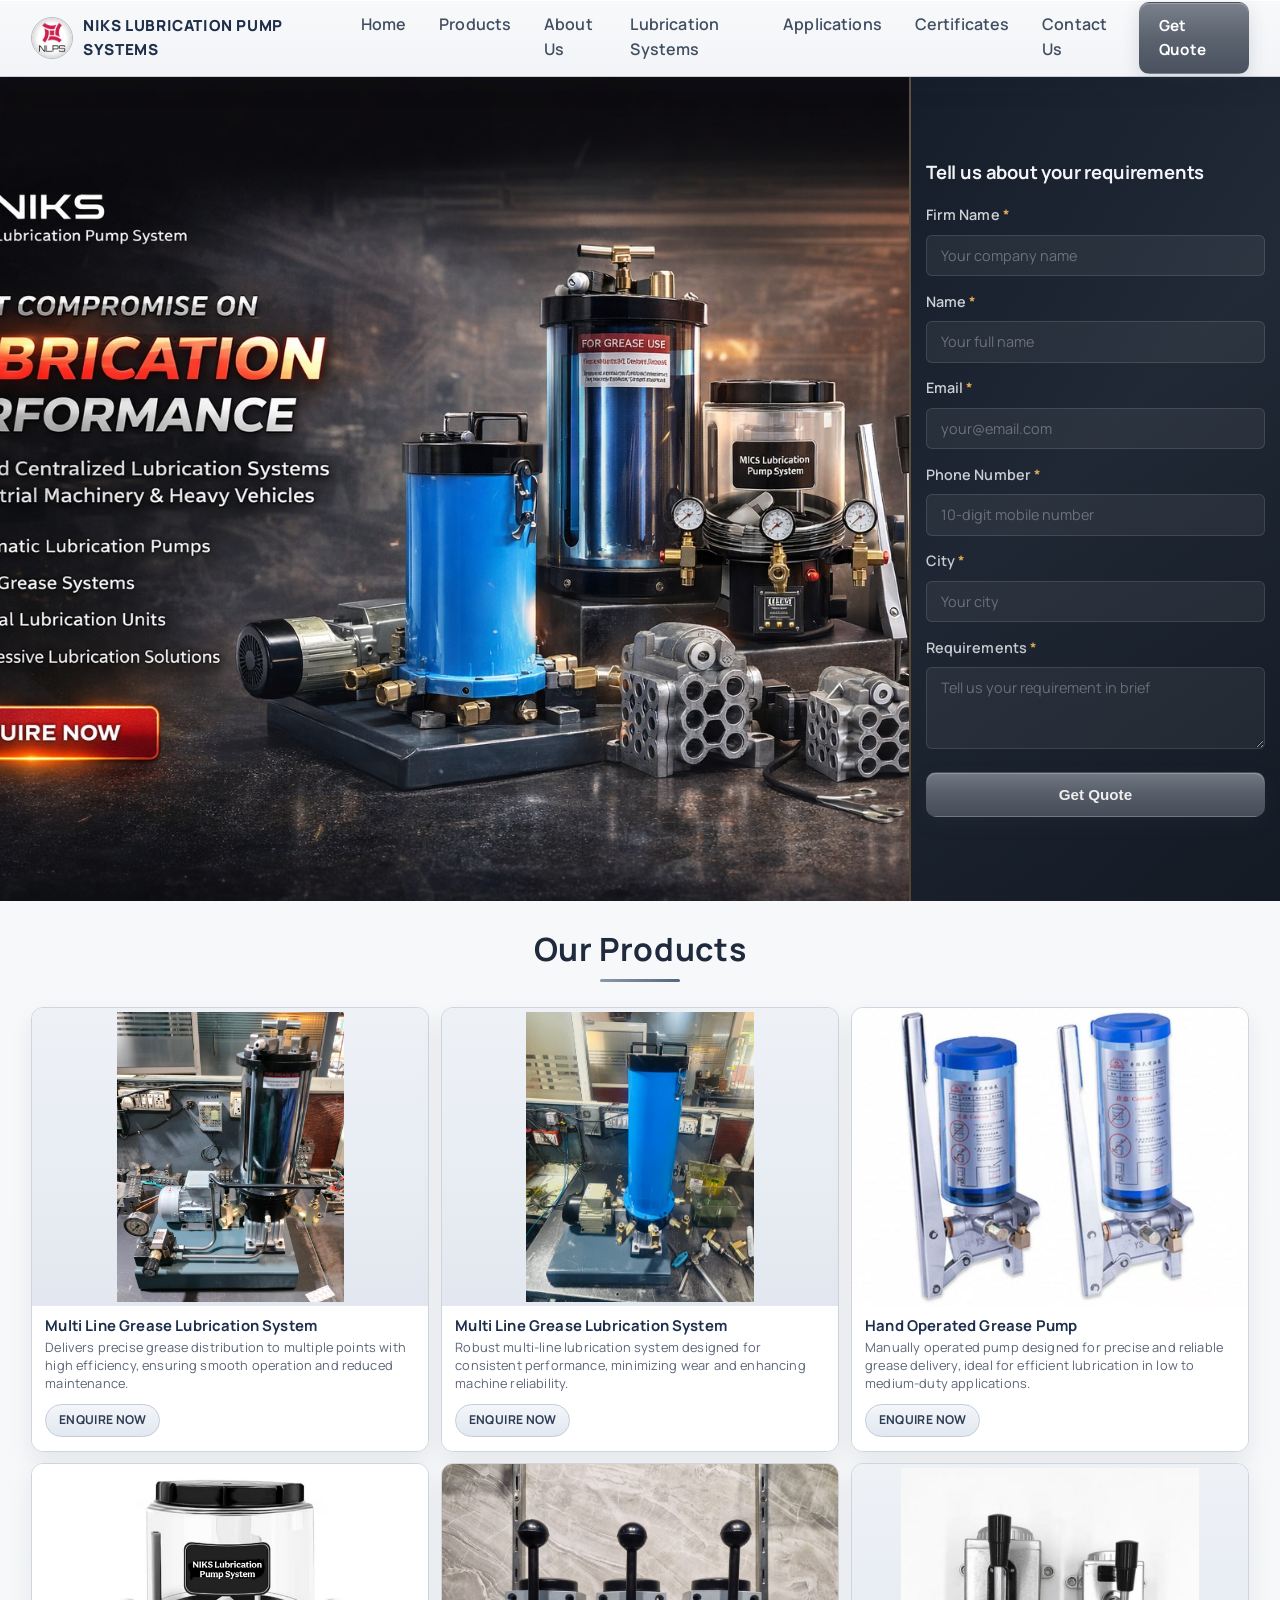
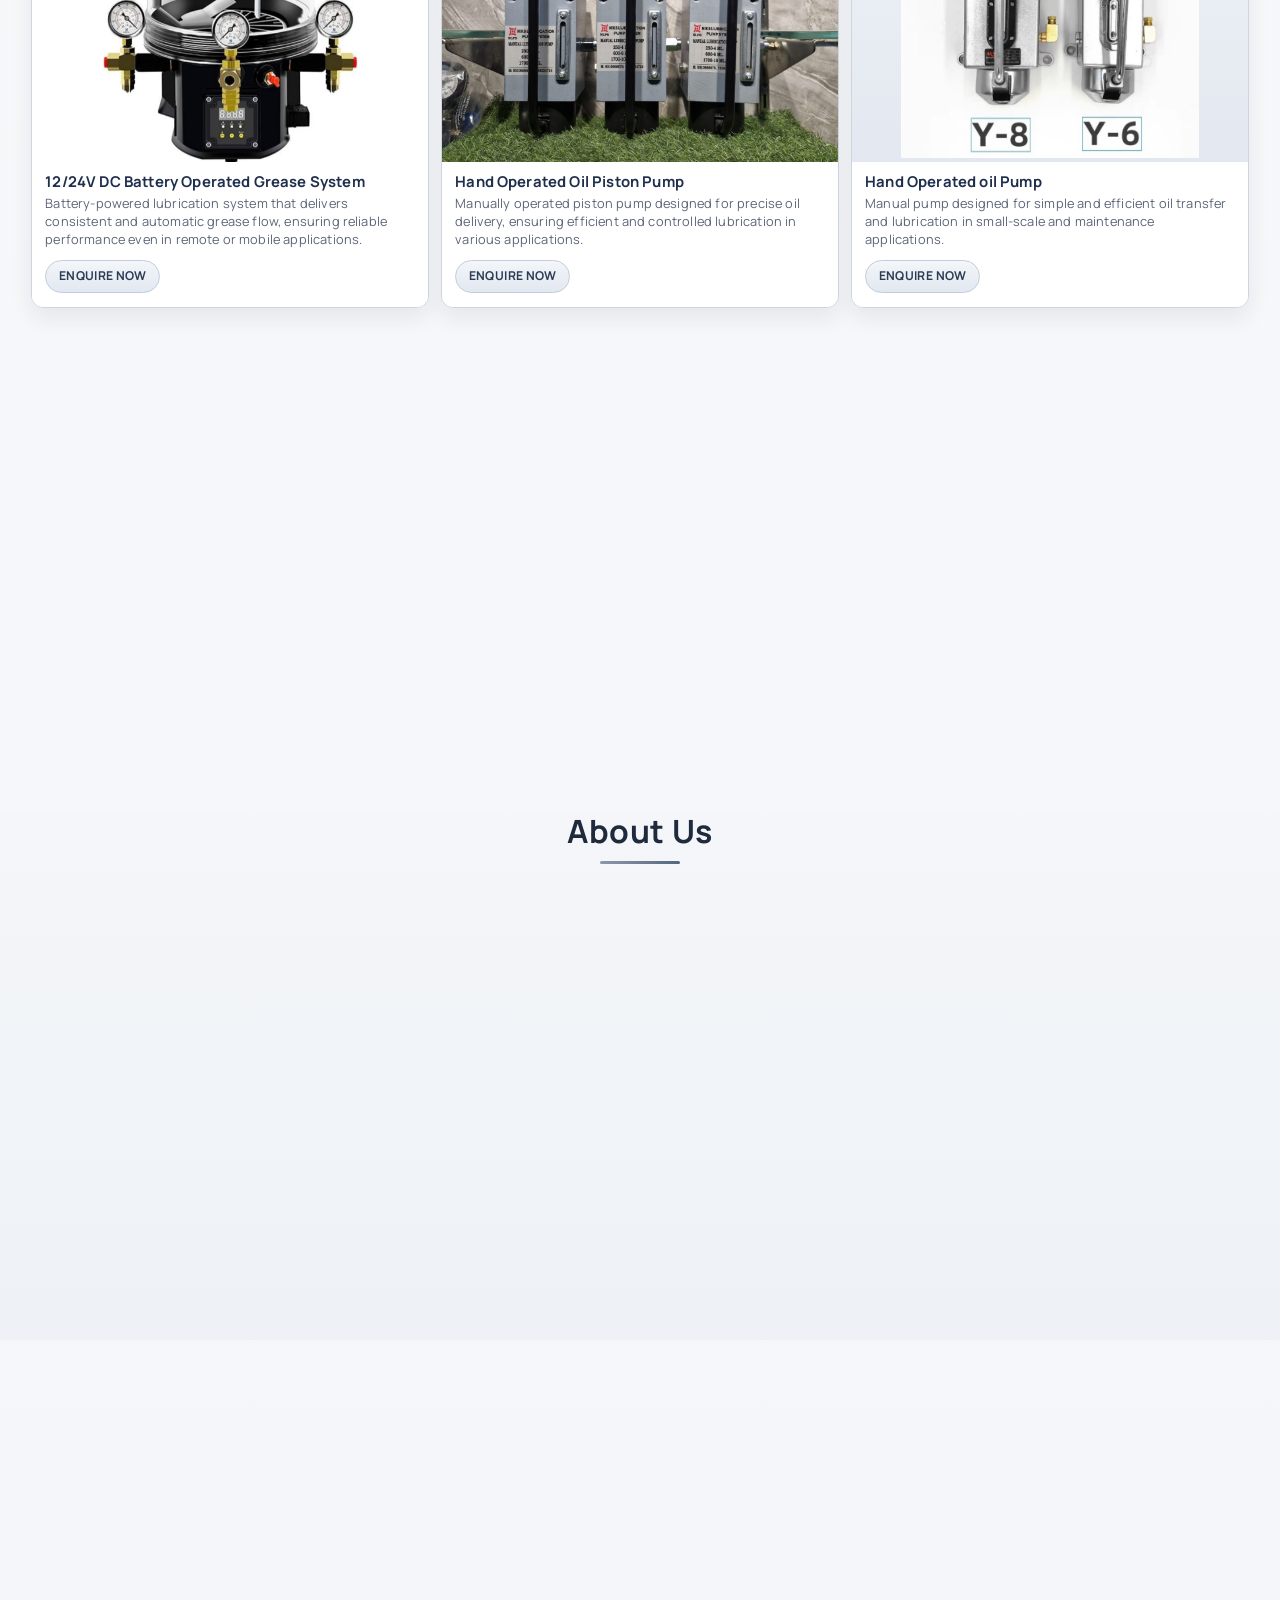
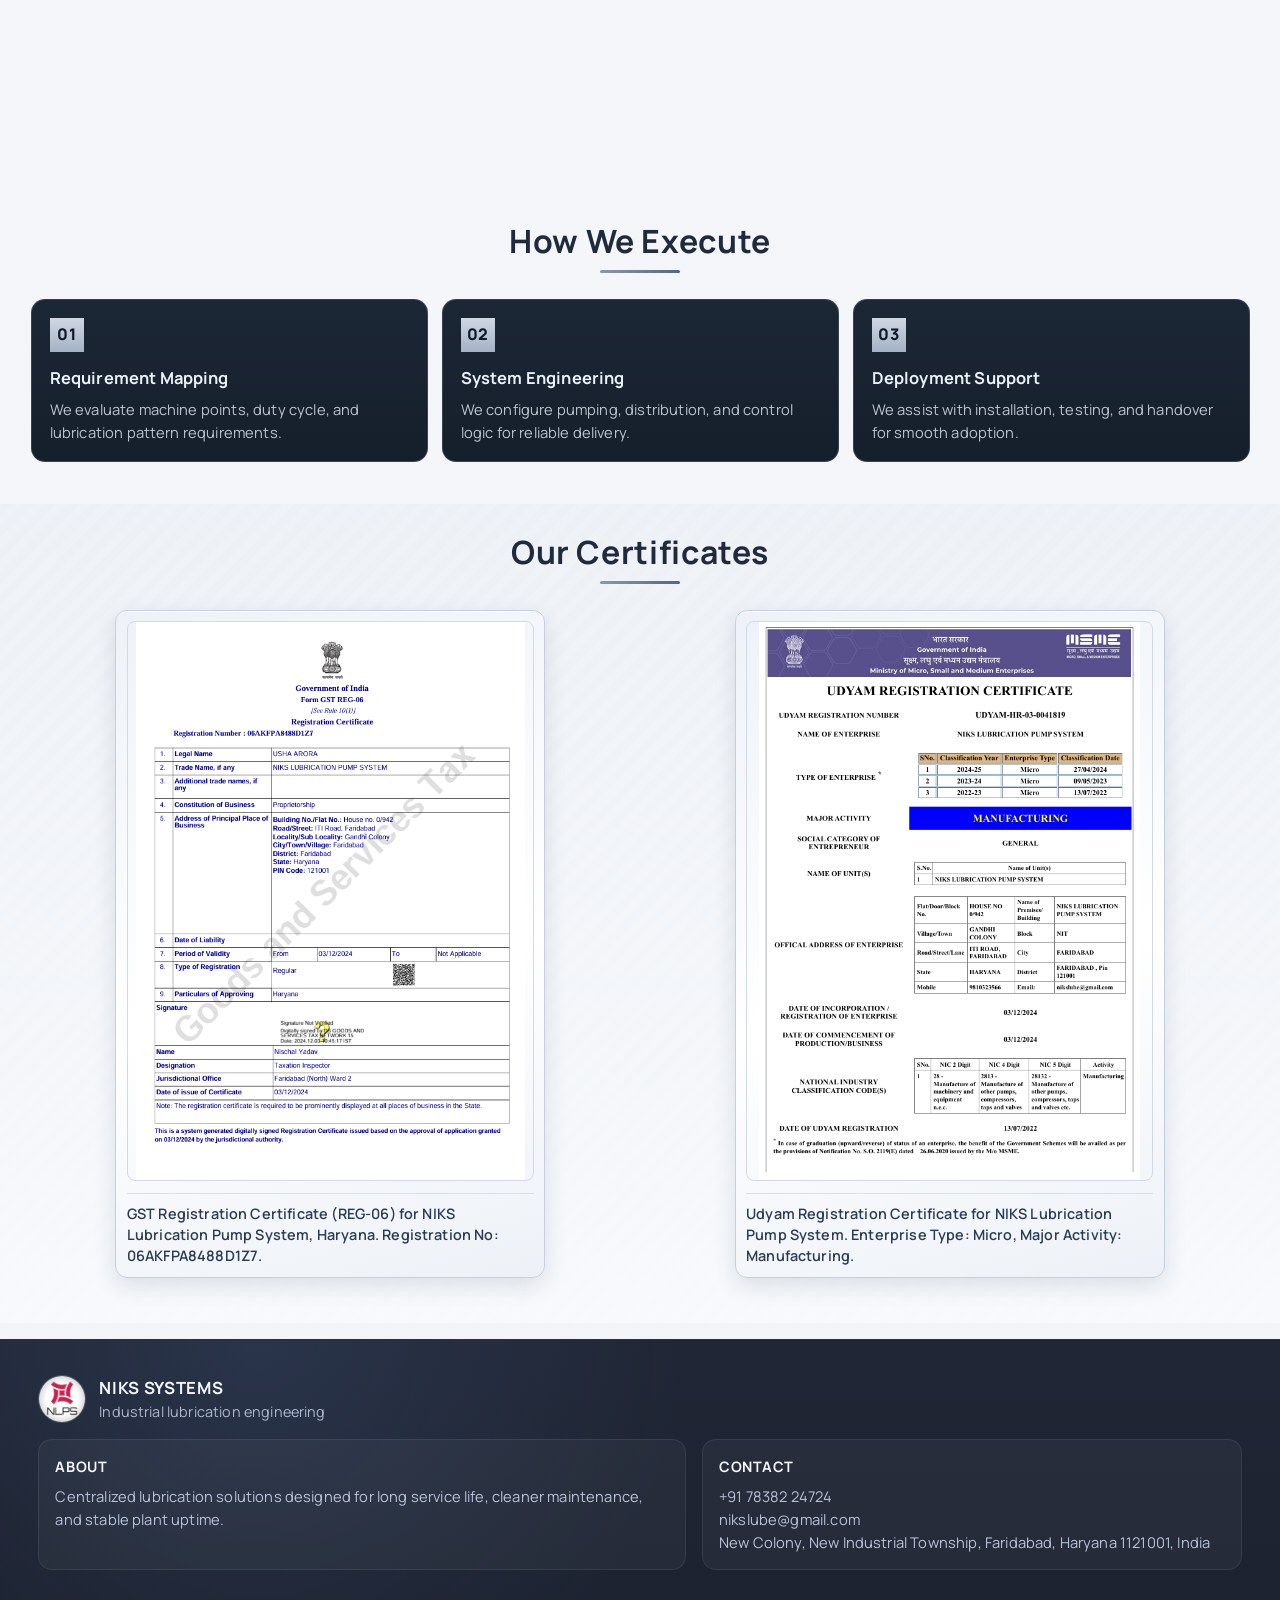
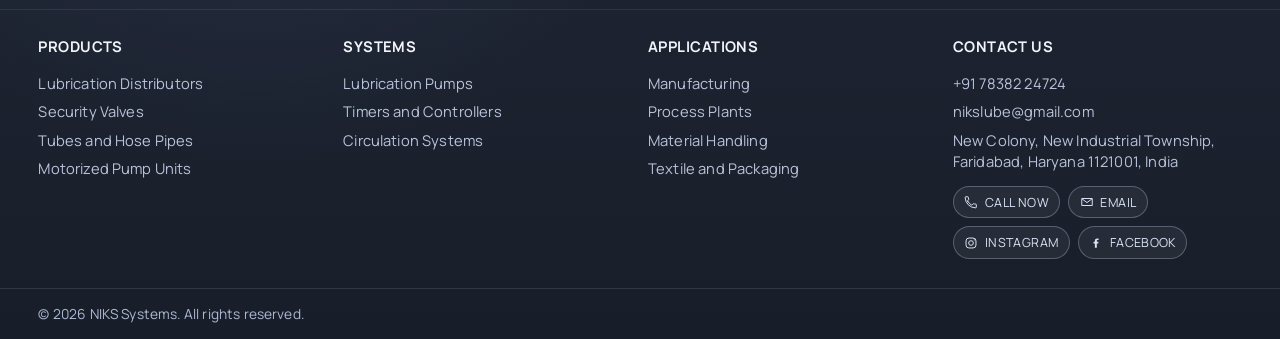
<file: index.html>
<!DOCTYPE html>
<html lang="en">
<head>
  <meta charset="UTF-8" />
  <meta name="viewport" content="width=device-width, initial-scale=1.0" />
  <title>NIKS Lubrication Pump Systems</title>
  <link rel="icon" type="image/jpeg" href="images/logo.jpeg" />
  <link rel="preconnect" href="https://fonts.googleapis.com" />
  <link rel="preconnect" href="https://fonts.gstatic.com" crossorigin />
  <link href="https://fonts.googleapis.com/css2?family=Manrope:wght@400;500;600;700;800&display=swap" rel="stylesheet" />

  <link rel="stylesheet" href="css/style.css" />
  <link rel="stylesheet" href="css/header.css" />
  <link rel="stylesheet" href="css/hero.css" />
  <link rel="stylesheet" href="css/products.css" />
  <link rel="stylesheet" href="css/about.css" />
  <link rel="stylesheet" href="css/about-page.css" />
  <link rel="stylesheet" href="css/certificates.css" />
  <link rel="stylesheet" href="css/footer.css" />

  <!-- Google Tag Manager -->
<script>(function(w,d,s,l,i){w[l]=w[l]||[];w[l].push({'gtm.start':
new Date().getTime(),event:'gtm.js'});var f=d.getElementsByTagName(s)[0],
j=d.createElement(s),dl=l!='dataLayer'?'&l='+l:'';j.async=true;j.src=
'https://www.googletagmanager.com/gtm.js?id='+i+dl;f.parentNode.insertBefore(j,f);

})(window,document,'script','dataLayer','GTM-MPSQV5FL');</script>

<!-- End Google Tag Manager -->

</head>
<body>
  <!-- Google Tag Manager (noscript) -->
<noscript><iframe src="https://www.googletagmanager.com/ns.html?id=GTM-MPSQV5FL"
height="0" width="0" style="display:none;visibility:hidden"></iframe></noscript>
<!-- End Google Tag Manager (noscript) -->
  <header class="topbar">
    <div class="container nav-main">
      <a href="#" class="brand">
        <img src="images/logo.jpeg" alt="NIKS logo" />
        <span>NIKS Lubrication Pump Systems</span>
      </a>

      <button class="menu-toggle" aria-label="Toggle menu" aria-expanded="false">
        <span></span>
        <span></span>
        <span></span>
      </button>

      <nav class="main-nav" id="mainNav">
        <a href="#home">Home</a>
        <a href="#products">Products</a>
        <a href="#about">About Us</a>
        <a href="#products">Lubrication Systems</a>
        <a href="#applications">Applications</a>
        <a href="#certificates">Certificates</a>
        <a href="#footer">Contact Us</a>
      </nav>

      <a href="#footer" class="btn btn-primary">Get Quote</a>
    </div>
  </header>

  <section class="hero" id="home">
    <div class="container hero-panel">
      <div class="hero-visual">
        <img src="images/home.jpeg" alt="Industrial lubrication system" />
      </div>

      <form class="hero-form" id="enquiry-form">
        <h3 class="form-headline">Tell us about your requirements</h3>
        
        <div class="form-group">
          <label for="firm-name">Firm name <span class="required">*</span></label>
          <input type="text" id="firm-name" name="firm-name" placeholder="Your company name" minlength="2" maxlength="80" required />
        </div>

        <div class="form-group">
          <label for="contact-name">Name <span class="required">*</span></label>
          <input type="text" id="contact-name" name="contact-name" placeholder="Your full name" pattern="^[A-Za-z][A-Za-z .'-]{1,49}$" title="Use letters and spaces only" required />
        </div>

        <div class="form-group">
          <label for="email">Email <span class="required">*</span></label>
          <input type="email" id="email" name="email" placeholder="your@email.com" required />
        </div>

        <div class="form-group">
          <label for="phone">Phone number <span class="required">*</span></label>
          <input type="tel" id="phone" name="phone" placeholder="10-digit mobile number" inputmode="numeric" autocomplete="tel-national" pattern="^[0-9]{10}$" minlength="10" maxlength="10" title="Enter exactly 10 digits" required />
        </div>

        <div class="form-group">
          <label for="city">City <span class="required">*</span></label>
          <input type="text" id="city" name="city" placeholder="Your city" pattern="^[A-Za-z][A-Za-z .-]{1,49}$" title="Use letters and spaces only" required />
        </div>

        <div class="form-group">
          <label for="requirements">Requirements <span class="required">*</span></label>
          <textarea id="requirements" name="requirements" placeholder="Tell us your requirement in brief" rows="3" required></textarea>
        </div>

        <button type="submit" class="btn btn-primary btn-submit">Get Quote</button>
      </form>
    </div>
  </section>

  <section class="products" id="products">
    <div class="container">
      <h2 class="section-title">Our Products</h2>

      <div class="product-grid">
        <article class="product-card">
          <img class="is-portrait" src="images/sample1.jpeg" alt="Rotary Pump Unit" />
          <div class="product-card-body">
            <h3>Multi Line Grease Lubrication System</h3>
            <p>Delivers precise grease distribution to multiple points with high efficiency, ensuring smooth operation and reduced maintenance.</p>
            <a class="btn btn-primary product-enquire-btn" href="#enquiry-form">Enquire Now</a>
          </div>
        </article>

        <article class="product-card">
          <img class="is-portrait" src="images/sample2.jpeg" alt="Motor Pump Assembly" />
          <div class="product-card-body">
            <h3>Multi Line Grease Lubrication System</h3>
            <p>Robust multi-line lubrication system designed for consistent performance, minimizing wear and enhancing machine reliability.</p>
            <a class="btn btn-primary product-enquire-btn" href="#enquiry-form">Enquire Now</a>
          </div>
        </article>

        <article class="product-card">
          <img class="is-landscape" src="images/sample3.jpeg" alt="Oil Circulation Module" />
          <div class="product-card-body">
            <h3>Hand Operated Grease Pump</h3>
            <p>Manually operated pump designed for precise and reliable grease delivery, ideal for efficient lubrication in low to medium-duty applications.</p>
            <a class="btn btn-primary product-enquire-btn" href="#enquiry-form">Enquire Now</a>
          </div>
        </article>

        <article class="product-card">
          <img class="is-landscape" src="images/sample4.jpeg" alt="Metering Distribution Block" />
          <div class="product-card-body">
            <h3>12/24V DC Battery Operated Grease System</h3>
            <p>Battery-powered lubrication system that delivers consistent and automatic grease flow, ensuring reliable performance even in remote or mobile applications.</p>
            <a class="btn btn-primary product-enquire-btn" href="#enquiry-form">Enquire Now</a>
          </div>
        </article>

        <article class="product-card">
          <img class="is-landscape" src="images/sample5.jpeg" alt="Control Pump Panel" />
          <div class="product-card-body">
            <h3>Hand Operated Oil Piston Pump</h3>
            <p>Manually operated piston pump designed for precise oil delivery, ensuring efficient and controlled lubrication in various applications.</p>
            <a class="btn btn-primary product-enquire-btn" href="#enquiry-form">Enquire Now</a>
          </div>
        </article>

        <article class="product-card">
          <img class="is-portrait" src="images/sample6.jpeg" alt="Y-8 Lubrication Unit" />
          <div class="product-card-body">
          <h3>Hand Operated oil Pump</h3>
          <p>Manual pump designed for simple and efficient oil transfer and lubrication in small-scale and maintenance applications.</p>
          <p></p>
            <a class="btn btn-primary product-enquire-btn" href="#enquiry-form">Enquire Now</a>
          </div>
        </article>

        <article class="product-card">
          <img class="is-landscape" src="images/sample7.jpeg" alt="Y-6 Lubrication Unit" />
          <div class="product-card-body">
            <h3>Progressive Grease Distributor</h3>
            <p>Ensures sequential and precise grease distribution to multiple lubrication points, providing consistent performance and system reliability.</p>
            <a class="btn btn-primary product-enquire-btn" href="#enquiry-form">Enquire Now</a>
          </div>
        </article>

        <article class="product-card">
          <img class="is-portrait" src="images/sample8.jpeg" alt="Grease Pump Assembly" />
          <div class="product-card-body">
            <h3>Automatic Motorised Lubrication System</h3>
            <p>Electrically driven system that delivers continuous and precise lubrication automatically, reducing maintenance effort and enhancing machine performance.</p>
            <a class="btn btn-primary product-enquire-btn" href="#enquiry-form">Enquire Now</a>
          </div>
        </article>

        <article class="product-card">
          <img class="is-portrait" src="images/sample9.jpeg" alt="Industrial Pump Module" />
          <div class="product-card-body">
           <h3>Air Operated Grease System</h3>
           <p>Pneumatic lubrication system that uses compressed air to deliver consistent and high-pressure grease flow for efficient and reliable operation.</p>
            <a class="btn btn-primary product-enquire-btn" href="#enquiry-form">Enquire Now</a>
          </div>
        </article>
      </div>
    </div>
  </section>

  <section class="about-hero" id="about">
    <div class="container">
      <h2 class="section-title about-section-title">About Us</h2>
    </div>
    <div class="container about-hero-grid">
      <div>
        <p class="about-kicker">About NIKS Lubrication Pump Systems</p>
        <h1>Industrial lubrication engineering built for uptime.</h1>
        <p class="about-intro">
          We design centralized lubrication systems for plants that need stable performance,
          reduced downtime, and predictable maintenance.
        </p>
        <div class="about-tags">
          <span>Centralized Systems</span>
          <span>Plant Reliability</span>
        </div>
      </div>
      <div class="about-hero-media">
        <div class="about-logo-ring">
          <img src="images/logo.jpeg" alt="NIKS logo" />
        </div>
      </div>
    </div>
  </section>

  <section class="about-metrics">
    <div class="container metric-grid">
      <article class="metric-card">
        <h3>500+</h3>
        <p>Industrial installations supported across manufacturing sectors.</p>
      </article>
      <article class="metric-card">
        <h3>24/7</h3>
        <p>Design approach optimized for continuous-duty operation environments.</p>
      </article>
      <article class="metric-card">
        <h3>MSME</h3>
        <p>Certified organization focused on practical engineering delivery.</p>
      </article>
    </div>
  </section>

  <section class="about-story">
    <div class="container story-grid">
      <article class="story-panel">
        <h2>Who We Are</h2>
        <p>
          We are an industrial systems team delivering dependable lubrication platforms for machinery that cannot
          afford unplanned stoppages. Every system is designed with serviceability, durability, and clean oil flow
          architecture in mind.
        </p>
        <p>
          From requirement capture to commissioning support, we work with plant teams to reduce manual intervention,
          improve lubrication consistency, and protect machine life cycles.
        </p>
      </article>

      <article class="story-panel">
        <h2>Core Capabilities</h2>
        <ul>
          <li>Custom lubrication circuit design</li>
          <li>Progressive and centralized pump systems</li>
          <li>Metering and distribution architecture</li>
          <li>Commissioning and operational guidance</li>
          <li>Upgrade planning for legacy lubrication setups</li>
        </ul>
      </article>
    </div>
  </section>

  <section class="about-process" id="applications">
    <div class="container">
      <h2 class="section-title">How We Execute</h2>
      <div class="process-grid">
        <article>
          <span>01</span>
          <h3>Requirement Mapping</h3>
          <p>We evaluate machine points, duty cycle, and lubrication pattern requirements.</p>
        </article>
        <article>
          <span>02</span>
          <h3>System Engineering</h3>
          <p>We configure pumping, distribution, and control logic for reliable delivery.</p>
        </article>
        <article>
          <span>03</span>
          <h3>Deployment Support</h3>
          <p>We assist with installation, testing, and handover for smooth adoption.</p>
        </article>
      </div>
    </div>
  </section>

  <section class="certificates" id="certificates">
    <div class="container">
      <h2 class="section-title">Our Certificates</h2>
      <div class="certificate-grid">
        <div class="certificate-card">
          <img src="images/c1.png" alt="Certificate C1" loading="lazy" />
          <p class="certificate-detail">GST Registration Certificate (REG-06) for NIKS Lubrication Pump System, Haryana. Registration No: 06AKFPA8488D1Z7.</p>
        </div>
        <div class="certificate-card">
          <img src="images/c2.png" alt="Certificate C2" loading="lazy" />
          <p class="certificate-detail">Udyam Registration Certificate for NIKS Lubrication Pump System. Enterprise Type: Micro, Major Activity: Manufacturing.</p>
        </div>
      </div>
    </div>
  </section>

  <footer class="site-footer" id="footer">
    <div class="footer-top">
      <div class="container">
        <div class="footer-brand">
          <img src="images/logo.jpeg" alt="NIKS logo" />
          <div>
            <strong>NIKS Systems</strong>
            <span>Industrial lubrication engineering</span>
          </div>
        </div>

        <div class="footer-meta">
          <div class="footer-meta-card">
            <h5>About</h5>
            <p>Centralized lubrication solutions designed for long service life, cleaner maintenance, and stable plant uptime.</p>
          </div>
          <div class="footer-meta-card">
            <h5>Contact</h5>
            <p>+91 78382 24724 <br />nikslube@gmail.com<br />New Colony, New Industrial Township, Faridabad, Haryana 1121001, India</p>
          </div>
        </div>
      </div>
    </div>

    <div class="container footer-grid">
      <div>
        <h4>Products</h4>
        <ul>
          <li>Lubrication Distributors</li>
          <li>Security Valves</li>
          <li>Tubes and Hose Pipes</li>
          <li>Motorized Pump Units</li>
        </ul>
      </div>
      <div>
        <h4>Systems</h4>
        <ul>
          <li>Lubrication Pumps</li>
          <li>Timers and Controllers</li>
          <li>Circulation Systems</li>
        </ul>
      </div>
      <div>
        <h4>Applications</h4>
        <ul>
          <li>Manufacturing</li>
          <li>Process Plants</li>
          <li>Material Handling</li>
          <li>Textile and Packaging</li>
        </ul>
      </div>
      <div>
        <h4>Contact Us</h4>
        <ul>
          <li>+91 78382 24724 </li>
          <li>nikslube@gmail.com</li>
          <li>New Colony, New Industrial Township, Faridabad, Haryana 1121001, India</li>
        </ul>
        <div class="contact-actions">
          <a class="contact-action-btn" href="tel:+917838224724" aria-label="Call now">
            <span class="contact-action-icon" aria-hidden="true">
              <svg viewBox="0 0 24 24" fill="none" xmlns="http://www.w3.org/2000/svg">
                <path d="M6.6 10.79a15.07 15.07 0 0 0 6.61 6.61l2.2-2.2a1 1 0 0 1 1.02-.24 11.52 11.52 0 0 0 3.63.58 1 1 0 0 1 1 1V21a1 1 0 0 1-1 1A18 18 0 0 1 2 4a1 1 0 0 1 1-1h3.45a1 1 0 0 1 1 1c0 1.25.2 2.48.58 3.63a1 1 0 0 1-.24 1.02l-2.2 2.14Z" stroke="currentColor" stroke-width="1.7" stroke-linecap="round" stroke-linejoin="round"/>
              </svg>
            </span>
            Call Now
          </a>
          <a class="contact-action-btn" href="mailto:nikslube@gmail.com" aria-label="Email us">
            <span class="contact-action-icon" aria-hidden="true">
              <svg viewBox="0 0 24 24" fill="none" xmlns="http://www.w3.org/2000/svg">
                <path d="M3 6h18v12H3z" stroke="currentColor" stroke-width="1.7" stroke-linejoin="round"/>
                <path d="m4 7 8 6 8-6" stroke="currentColor" stroke-width="1.7" stroke-linecap="round" stroke-linejoin="round"/>
              </svg>
            </span>
            Email
          </a>
          <a class="contact-action-btn" href="https://www.instagram.com/nlpsystems?igsh=bHIyeTU4dXhjMnI2" target="_blank" rel="noopener" aria-label="Visit Instagram">
            <span class="contact-action-icon" aria-hidden="true">
              <svg viewBox="0 0 24 24" fill="none" xmlns="http://www.w3.org/2000/svg">
                <rect x="3.5" y="3.5" width="17" height="17" rx="5" stroke="currentColor" stroke-width="1.7"/>
                <circle cx="12" cy="12" r="4" stroke="currentColor" stroke-width="1.7"/>
                <circle cx="17.5" cy="6.5" r="1" fill="currentColor"/>
              </svg>
            </span>
            Instagram
          </a>
          <a class="contact-action-btn" href="https://www.facebook.com/share/1E1qBep2qQ/?mibextid=wwXIfr" target="_blank" rel="noopener" aria-label="Visit Facebook">
            <span class="contact-action-icon" aria-hidden="true">
              <svg viewBox="0 0 24 24" fill="none" xmlns="http://www.w3.org/2000/svg">
                <path d="M13.4 20V12.8h2.4l.36-2.8h-2.76V8.2c0-.8.22-1.35 1.38-1.35H16.4V4.35c-.28-.04-1.24-.12-2.36-.12-2.34 0-3.94 1.43-3.94 4.06V10H7.8v2.8h2.3V20h3.3Z" fill="currentColor"/>
              </svg>
            </span>
            Facebook
          </a>
        </div>
      </div>
    </div>
    <div class="footer-bottom">
      <div class="container">
        <p>© 2026 NIKS Systems. All rights reserved.</p>
      </div>
    </div>
  </footer>


  
  <script src="js/script.js"></script>
  <script src="js/about.js"></script>
  <script src="js/header.js"></script>
  <script src="js/products.js"></script>
</body>
</html>
</file>
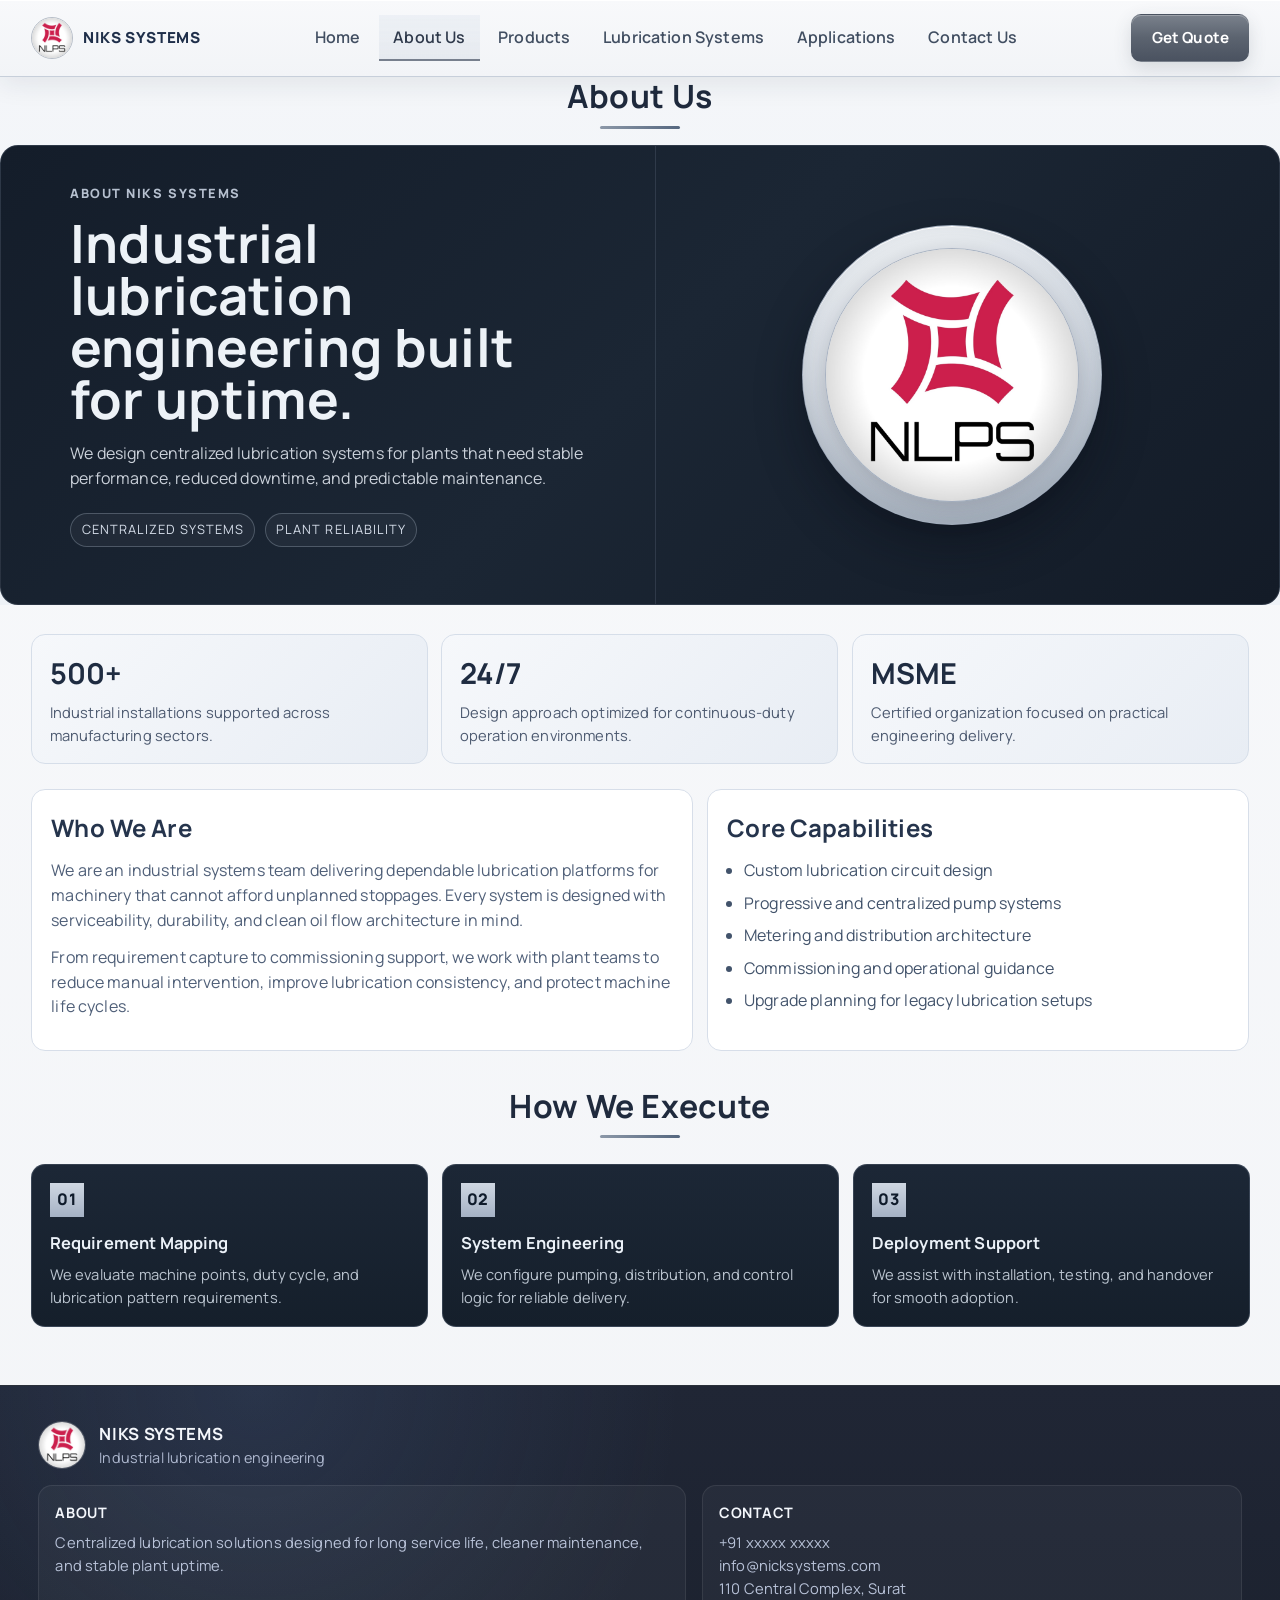
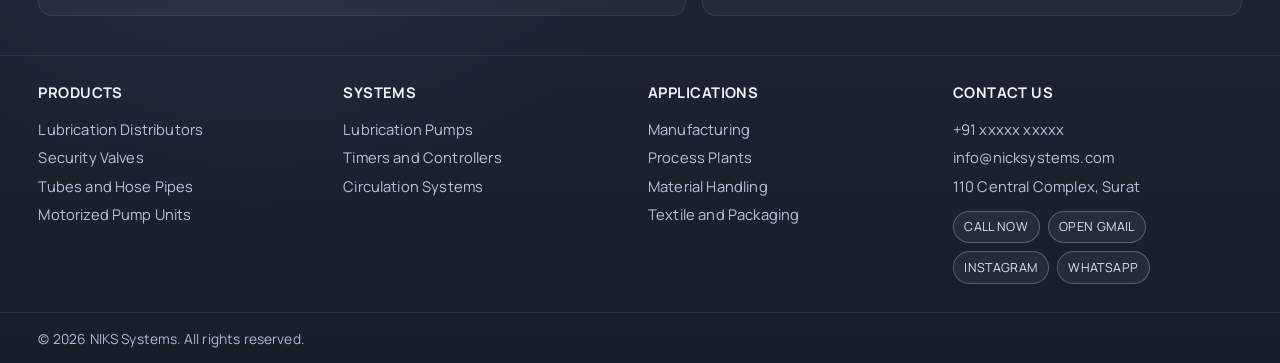
<file: about.html>
<!DOCTYPE html>
<html lang="en">
<head>
  <meta charset="UTF-8" />
  <meta name="viewport" content="width=device-width, initial-scale=1.0" />
  <title>About Us | NIKS Lubrication Systems</title>
  <link rel="icon" type="image/jpeg" href="images/logo.jpeg" />
  <link rel="preconnect" href="https://fonts.googleapis.com" />
  <link rel="preconnect" href="https://fonts.gstatic.com" crossorigin />
  <link href="https://fonts.googleapis.com/css2?family=Manrope:wght@400;500;600;700;800&display=swap" rel="stylesheet" />

  <link rel="stylesheet" href="css/style.css" />
  <link rel="stylesheet" href="css/header.css" />
  <link rel="stylesheet" href="css/about-page.css" />
  <link rel="stylesheet" href="css/footer.css" />
  
  <!-- Google Tag Manager -->
<script>(function(w,d,s,l,i){w[l]=w[l]||[];w[l].push({'gtm.start':
new Date().getTime(),event:'gtm.js'});var f=d.getElementsByTagName(s)[0],
j=d.createElement(s),dl=l!='dataLayer'?'&l='+l:'';j.async=true;j.src=
'https://www.googletagmanager.com/gtm.js?id='+i+dl;f.parentNode.insertBefore(j,f);

})(window,document,'script','dataLayer','GTM-MPSQV5FL');</script>

<!-- End Google Tag Manager -->
</head>
<body>
  <!-- Google Tag Manager (noscript) -->
<noscript><iframe src="https://www.googletagmanager.com/ns.html?id=GTM-MPSQV5FL"
height="0" width="0" style="display:none;visibility:hidden"></iframe></noscript>
<!-- End Google Tag Manager (noscript) -->
  <header class="topbar">
    <div class="container nav-main">
      <a href="index.html" class="brand">
        <img src="images/logo.jpeg" alt="NIKS logo" />
        <span>NIKS Systems</span>
      </a>

      <button class="menu-toggle" aria-label="Toggle menu" aria-expanded="false">
        <span></span>
        <span></span>
        <span></span>
      </button>

      <nav class="main-nav" id="mainNav">
        <a href="index.html#home">Home</a>
        <a href="about.html" class="active">About Us</a>
        <a href="index.html#products">Products</a>
        <a href="index.html#products">Lubrication Systems</a>
        <a href="about.html#industries">Applications</a>
        <a href="index.html#footer">Contact Us</a>
      </nav>

      <a href="index.html#footer" class="btn btn-primary">Get Quote</a>
    </div>
  </header>

  <main>
    <section class="about-hero">
      <div class="container">
        <h2 class="section-title about-section-title">About Us</h2>
      </div>
      <div class="container about-hero-grid">
        <div>
          <p class="about-kicker">About NIKS Systems</p>
          <h1>Industrial lubrication engineering built for uptime.</h1>
          <p class="about-intro">
            We design centralized lubrication systems for plants that need stable performance,
            reduced downtime, and predictable maintenance.
          </p>
          <div class="about-tags">
            <span>Centralized Systems</span>
            <span>Plant Reliability</span>
          </div>
        </div>
        <div class="about-hero-media">
          <div class="about-logo-ring">
            <img src="images/logo.jpeg" alt="NIKS logo" />
          </div>
        </div>
      </div>
    </section>

    <section class="about-metrics">
      <div class="container metric-grid">
        <article class="metric-card">
          <h3>500+</h3>
          <p>Industrial installations supported across manufacturing sectors.</p>
        </article>
        <article class="metric-card">
          <h3>24/7</h3>
          <p>Design approach optimized for continuous-duty operation environments.</p>
        </article>
        <article class="metric-card">
          <h3>MSME</h3>
          <p>Certified organization focused on practical engineering delivery.</p>
        </article>
      </div>
    </section>

    <section class="about-story">
      <div class="container story-grid">
        <article class="story-panel">
          <h2>Who We Are</h2>
          <p>
            We are an industrial systems team delivering dependable lubrication platforms for machinery that cannot
            afford unplanned stoppages. Every system is designed with serviceability, durability, and clean oil flow
            architecture in mind.
          </p>
          <p>
            From requirement capture to commissioning support, we work with plant teams to reduce manual intervention,
            improve lubrication consistency, and protect machine life cycles.
          </p>
        </article>

        <article class="story-panel">
          <h2>Core Capabilities</h2>
          <ul>
            <li>Custom lubrication circuit design</li>
            <li>Progressive and centralized pump systems</li>
            <li>Metering and distribution architecture</li>
            <li>Commissioning and operational guidance</li>
            <li>Upgrade planning for legacy lubrication setups</li>
          </ul>
        </article>
      </div>
    </section>

    <section class="about-process" id="industries">
      <div class="container">
        <h2 class="section-title">How We Execute</h2>
        <div class="process-grid">
          <article>
            <span>01</span>
            <h3>Requirement Mapping</h3>
            <p>We evaluate machine points, duty cycle, and lubrication pattern requirements.</p>
          </article>
          <article>
            <span>02</span>
            <h3>System Engineering</h3>
            <p>We configure pumping, distribution, and control logic for reliable delivery.</p>
          </article>
          <article>
            <span>03</span>
            <h3>Deployment Support</h3>
            <p>We assist with installation, testing, and handover for smooth adoption.</p>
          </article>
        </div>
      </div>
    </section>
  </main>

  <footer class="site-footer" id="footer">
    <div class="footer-top">
      <div class="container">
        <div class="footer-brand">
          <img src="images/logo.jpeg" alt="NIKS logo" />
          <div>
            <strong>NIKS Systems</strong>
            <span>Industrial lubrication engineering</span>
          </div>
        </div>

        <div class="footer-meta">
          <div class="footer-meta-card">
            <h5>About</h5>
            <p>Centralized lubrication solutions designed for long service life, cleaner maintenance, and stable plant uptime.</p>
          </div>
          <div class="footer-meta-card">
            <h5>Contact</h5>
            <p>+91 xxxxx xxxxx<br />info@nicksystems.com<br />110 Central Complex, Surat</p>
          </div>
        </div>
      </div>
    </div>

    <div class="container footer-grid">
      <div>
        <h4>Products</h4>
        <ul>
          <li>Lubrication Distributors</li>
          <li>Security Valves</li>
          <li>Tubes and Hose Pipes</li>
          <li>Motorized Pump Units</li>
        </ul>
      </div>
      <div>
        <h4>Systems</h4>
        <ul>
          <li>Lubrication Pumps</li>
          <li>Timers and Controllers</li>
          <li>Circulation Systems</li>
        </ul>
      </div>
      <div>
        <h4>Applications</h4>
        <ul>
          <li>Manufacturing</li>
          <li>Process Plants</li>
          <li>Material Handling</li>
          <li>Textile and Packaging</li>
        </ul>
      </div>
      <div>
        <h4>Contact Us</h4>
        <ul>
          <li>+91 xxxxx xxxxx</li>
          <li>info@nicksystems.com</li>
          <li>110 Central Complex, Surat</li>
        </ul>
        <div class="contact-actions">
          <a class="contact-action-btn" href="tel:+919876543210">Call Now</a>
          <a class="contact-action-btn" href="https://mail.google.com/mail/?view=cm&fs=1&to=info@nicksystems.com" target="_blank" rel="noopener">Open Gmail</a>
          <a class="contact-action-btn" href="https://www.instagram.com/nicksystems" target="_blank" rel="noopener">Instagram</a>
          <a class="contact-action-btn" href="https://wa.me/919876543210?text=Hello%20NIKS%20Systems,%20I%20need%20details%20for%20lubrication%20systems." target="_blank" rel="noopener">WhatsApp</a>
        </div>
      </div>
    </div>

    <div class="footer-bottom">
      <div class="container">
        <p>© 2026 NIKS Systems. All rights reserved.</p>
      </div>
    </div>
  </footer>

  <script src="js/header.js"></script>
  <script src="js/about.js"></script>
</body>
</html>
</file>
<file: css/style.css>
:root {
  --bg: #f4f5f7;
  --surface: #ffffff;
  --ink: #121826;
  --muted: #5c6578;
  --deep-blue: #1f3356;
  --steel-blue: #2f5d96;
  --accent: #3b75bf;
  --line: #d7dce6;
  --footer: #202532;
  --radius: 14px;
  --container: 1180px;
}

* {
  box-sizing: border-box;
}

html,
body {
  margin: 0;
  padding: 0;
}

body {
  font-family: "Manrope", sans-serif;
  background: linear-gradient(180deg, #f8f9fb 0%, #f2f4f7 100%);
  color: var(--ink);
  line-height: 1.55;
  letter-spacing: 0.01em;
}

img {
  max-width: 100%;
  display: block;
}

a {
  color: inherit;
  text-decoration: none;
}

.container {
  width: 100%;
  padding-inline: clamp(1rem, 2.4vw, 2rem);
  margin-inline: auto;
  box-sizing: border-box;
}

section {
  width: 100%;
}

.section-title {
  margin: 0 0 1.6rem;
  text-align: center;
  font-size: clamp(1.4rem, 2.8vw, 2rem);
  line-height: 1.2;
  letter-spacing: 0.02em;
  color: #1f2a3d;
  position: relative;
}

.section-title::after {
  content: "";
  width: 80px;
  height: 3px;
  display: block;
  margin: 0.65rem auto 0;
  border-radius: 999px;
  background: linear-gradient(90deg, #8c98a8, #55677f);
}

.section-title.align-left {
  text-align: left;
}

.section-title.align-left::after {
  margin-left: 0;
}

.btn {
  display: inline-flex;
  align-items: center;
  justify-content: center;
  min-height: 44px;
  padding: 0.7rem 1.2rem;
  border-radius: 10px;
  border: 1px solid transparent;
  cursor: pointer;
  font-weight: 700;
  font-size: 0.95rem;
  transition: transform 0.22s ease, box-shadow 0.22s ease, background-color 0.22s ease;
}

.btn:hover {
  transform: translateY(-2px);
}

.btn-primary {
  color: #fff;
  background:
    linear-gradient(180deg, #7a818c 0%, #5c6470 48%, #4a5260 100%);
  box-shadow:
    inset 0 1px 0 rgba(255, 255, 255, 0.26),
    0 6px 18px rgba(56, 66, 80, 0.16);
}

.btn-light {
  color: #253041;
  background:
    linear-gradient(180deg, rgba(255, 255, 255, 0.98), rgba(233, 237, 243, 0.92));
  border-color: #c7ced8;
  box-shadow: inset 0 1px 0 rgba(255, 255, 255, 0.8);
}

@media (max-width: 768px) {
  .container {
    padding-inline: 1rem;
  }

  .btn {
    width: 100%;
  }
}
</file>
<file: css/header.css>
.topbar {
  position: sticky;
  top: 0;
  z-index: 50;
  color: #253041;
  background: linear-gradient(180deg, #f8f9fb 0%, #f2f4f7 100%);
  box-shadow:
    inset 0 1px 0 rgba(255, 255, 255, 0.95),
    0 8px 24px rgba(25, 37, 58, 0.08);
  border-bottom: 1px solid rgba(197, 205, 216, 0.95);
  backdrop-filter: blur(10px) saturate(120%);
}

.topbar.scrolled {
  background: linear-gradient(180deg, rgba(248, 249, 251, 0.82) 0%, rgba(242, 244, 247, 0.76) 100%);
  backdrop-filter: blur(18px) saturate(125%);
  -webkit-backdrop-filter: blur(18px) saturate(125%);
  box-shadow:
    inset 0 1px 0 rgba(255, 255, 255, 0.92),
    0 12px 30px rgba(25, 37, 58, 0.1);
  border-bottom-color: rgba(197, 205, 216, 0.8);
}

.nav-main {
  display: flex;
  align-items: center;
  justify-content: space-between;
  gap: 1rem;
  min-height: 76px;
  position: relative;
}

.brand {
  display: flex;
  align-items: center;
  gap: 0.65rem;
  font-weight: 800;
  letter-spacing: 0.04em;
  text-transform: uppercase;
  font-size: 0.95rem;
  color: #1f2f4a;
}

.brand img {
  width: 42px;
  height: 42px;
  border-radius: 50%;
  object-fit: cover;
  border: 1px solid rgba(177, 185, 196, 0.9);
  box-shadow: inset 0 1px 0 rgba(255, 255, 255, 0.9);
}

.main-nav {
  display: flex;
  gap: 0.2rem;
  color: #324055;
  font-weight: 600;
}

.main-nav a {
  opacity: 0.92;
  padding: 0.58rem 0.92rem;
  border-radius: 0;
  border-bottom: 2px solid transparent;
  transition: color 0.2s ease, border-color 0.2s ease, background-color 0.2s ease;
}

.main-nav a:hover {
  color: #1f2a3d;
  border-bottom-color: #8d96a3;
  background: linear-gradient(180deg, rgba(233, 237, 243, 0.55), rgba(214, 220, 229, 0.35));
}

.main-nav a.active {
  color: #1f2a3d;
  border-bottom-color: #6d7684;
  background: linear-gradient(180deg, rgba(230, 235, 242, 0.65), rgba(212, 219, 228, 0.45));
}

.menu-toggle {
  display: none;
  width: 46px;
  height: 46px;
  align-items: center;
  justify-content: center;
  gap: 4px;
  flex-direction: column;
  border: 1px solid rgba(178, 186, 197, 0.92);
  background:
    linear-gradient(180deg, rgba(255, 255, 255, 0.98), rgba(232, 236, 241, 0.98) 52%, rgba(214, 220, 229, 0.98));
  color: #2e3d57;
  border-radius: 12px;
  box-shadow:
    inset 0 1px 0 rgba(255, 255, 255, 0.95),
    0 8px 18px rgba(24, 35, 54, 0.08);
  cursor: pointer;
  transition: transform 0.2s ease, box-shadow 0.2s ease, border-color 0.2s ease;
}

.menu-toggle:hover {
  transform: translateY(-1px);
  box-shadow: 0 10px 20px rgba(24, 35, 54, 0.12);
}

.menu-toggle span {
  display: block;
  width: 18px;
  height: 2px;
  border-radius: 999px;
  background: linear-gradient(90deg, #314056, #7a8492);
  transition: transform 0.22s ease, opacity 0.22s ease, width 0.22s ease;
}

.menu-toggle[aria-expanded="true"] span:nth-child(1) {
  transform: translateY(6px) rotate(45deg);
}

.menu-toggle[aria-expanded="true"] span:nth-child(2) {
  opacity: 0;
  width: 0;
}

.menu-toggle[aria-expanded="true"] span:nth-child(3) {
  transform: translateY(-6px) rotate(-45deg);
}

@media (max-width: 980px) {
  .main-nav {
    position: absolute;
    left: 0.8rem;
    right: 0.8rem;
    top: 76px;
    display: none;
    flex-direction: column;
    gap: 0;
    background: linear-gradient(180deg, #f8f9fb 0%, #f2f4f7 100%);
    border-radius: 14px;
    overflow: hidden;
    border: 1px solid rgba(196, 204, 215, 0.95);
    box-shadow:
      inset 0 1px 0 rgba(255, 255, 255, 0.94),
      0 18px 40px rgba(25, 37, 58, 0.12);
    backdrop-filter: blur(16px);
  }

  .main-nav a {
    padding: 1rem 1.05rem;
    border-radius: 0;
    border-bottom: 1px solid #edf1f7;
  }

  .main-nav a:last-child {
    border-bottom: 0;
  }

  .main-nav.open {
    display: flex;
  }

  .menu-toggle {
    display: inline-flex;
  }

  .nav-main {
    gap: 0.75rem;
  }

  .topbar .btn {
    display: none;
  }
}
</file>
<file: css/hero.css>
.hero {
  position: relative;
  padding: 0;
  min-height: calc(100vh - 76px);
  min-height: calc(100dvh - 76px);
  background: linear-gradient(180deg, #edf1f6 0%, #f4f6f9 100%);
}

.hero > .container {
  width: 100%;
  max-width: none;
  padding-inline: 0;
  margin-inline: 0;
}

.hero-panel {
  position: relative;
  overflow: hidden;
  display: grid;
  grid-template-columns: 1.42fr 0.58fr;
  align-items: stretch;
  min-height: calc(100vh - 76px);
  min-height: calc(100dvh - 76px);
  border-radius: 0;
  background: linear-gradient(135deg, #111926 0%, #1e2734 46%, #151c27 100%);
  box-shadow: none;
  gap: 0;
}

.hero-panel::before,
.hero-panel::after {
  content: "";
  position: absolute;
  inset: 0;
}

.hero-panel::before {
  background:
    radial-gradient(circle at 12% 22%, rgba(255, 255, 255, 0.12) 0, transparent 20%),
    radial-gradient(circle at 84% 15%, rgba(255, 211, 123, 0.16) 0, transparent 18%),
    linear-gradient(90deg, rgba(14, 28, 52, 0.92) 0%, rgba(14, 28, 52, 0.76) 46%, rgba(14, 28, 52, 0.24) 100%);
  pointer-events: none;
}

.hero-panel::after {
  background: linear-gradient(180deg, rgba(255, 255, 255, 0.02) 0%, rgba(0, 0, 0, 0.08) 100%);
  pointer-events: none;
}

.hero-copy,
.hero-visual {
  position: relative;
  z-index: 1;
}

.hero-visual {
  display: flex;
  align-items: stretch;
  justify-content: center;
  padding: 0;
  overflow: hidden;
  background: transparent;
}

.hero-visual img {
  width: 100%;
  max-width: 100%;
  height: 100%;
  max-height: none;
  object-fit: cover;
  object-position: center center;
  border-radius: 0;
  box-shadow: none;
  border: 0;
  display: block;
}

.hero-form {
  position: relative;
  padding: clamp(1.2rem, 2vw, 1.8rem) 0.95rem;
  display: flex;
  flex-direction: column;
  justify-content: center;
  background: linear-gradient(135deg, #111926 0%, #1e2734 46%, #151c27 100%);
  border-left: 2px solid rgba(242, 180, 93, 0.3);
  width: 100%;
  max-width: none;
  margin-left: 0;
}

.form-headline {
  margin: 0 0 1.2rem;
  color: #f5f7fb;
  font-size: 1.15rem;
  font-weight: 700;
  line-height: 1.3;
  letter-spacing: -0.01em;
}

.form-group {
  display: flex;
  flex-direction: column;
  gap: 0.5rem;
  margin-bottom: 0.9rem;
}

.form-group label {
  color: rgba(241, 244, 249, 0.85);
  font-size: 0.9rem;
  font-weight: 600;
  text-transform: capitalize;
  letter-spacing: 0.005em;
}

.required {
  color: #f2b45d;
}

.form-group input {
  padding: 0.65rem 0.9rem;
  background: rgba(255, 255, 255, 0.06);
  border: 1px solid rgba(255, 255, 255, 0.12);
  border-radius: 6px;
  color: #f5f7fb;
  font-family: inherit;
  font-size: 0.9rem;
  transition: all 0.25s ease;
}

.form-group textarea {
  padding: 0.65rem 0.9rem;
  background: rgba(255, 255, 255, 0.06);
  border: 1px solid rgba(255, 255, 255, 0.12);
  border-radius: 6px;
  color: #f5f7fb;
  font-family: inherit;
  font-size: 0.9rem;
  resize: vertical;
  min-height: 82px;
  transition: all 0.25s ease;
}

.form-group input:focus {
  outline: none;
  background: rgba(255, 255, 255, 0.1);
  border-color: #f2b45d;
  box-shadow: 0 0 0 3px rgba(242, 180, 93, 0.15);
}

.form-group textarea:focus {
  outline: none;
  background: rgba(255, 255, 255, 0.1);
  border-color: #f2b45d;
  box-shadow: 0 0 0 3px rgba(242, 180, 93, 0.15);
}

.form-group input::placeholder {
  color: rgba(241, 244, 249, 0.35);
}

.form-group textarea::placeholder {
  color: rgba(241, 244, 249, 0.35);
}

.btn-submit {
  width: 100%;
  margin-top: 0.55rem;
  padding: 0.8rem 1.25rem;
  font-size: 0.95rem;
}

@keyframes fadeUp {
  from {
    opacity: 0;
    transform: translateY(20px);
  }

  to {
    opacity: 1;
    transform: translateY(0);
  }
}

@media (max-width: 768px) {
  .hero {
    padding-top: 0;
    min-height: calc(100vh - 76px);
    min-height: calc(100dvh - 76px);
  }

  .hero > .container {
    width: 100%;
    max-width: none;
    padding-inline: 0;
    margin-inline: 0;
  }

  .hero-panel {
    grid-template-columns: 1fr;
    min-height: calc(100vh - 76px);
    min-height: calc(100dvh - 76px);
    border-radius: 0;
    display: flex;
    flex-direction: column;
  }

  .hero-visual {
    order: -1;
    min-height: 280px;
    padding: 0;
    background: transparent;
  }

  .hero-visual img {
    width: 100%;
    height: 100%;
    object-fit: cover;
    max-height: none;
    display: block;
  }

  .hero-form {
    padding: clamp(1.15rem, 3.8vw, 1.6rem) 0.9rem;
    border-left: none;
    border-top: 2px solid rgba(242, 180, 93, 0.3);
    max-width: none;
    margin-left: 0;
    width: 100%;
  }

  .form-headline {
    font-size: 1.05rem;
    margin-bottom: 1rem;
  }

  .form-group {
    margin-bottom: 0.8rem;
  }

  .form-group input {
    padding: 0.62rem 0.85rem;
    font-size: 0.88rem;
  }

  .form-group textarea {
    padding: 0.62rem 0.85rem;
    font-size: 0.88rem;
    min-height: 76px;
  }

  .btn-submit {
    margin-top: 0.8rem;
  }
}
</file>
<file: css/products.css>
.products {
  padding: 1.8rem 0 3rem;
}

.product-grid {
  display: grid;
  grid-template-columns: repeat(3, minmax(0, 1fr));
  gap: 0.7rem;
}

.product-card {
  position: relative;
  background: linear-gradient(180deg, #f3f4f6 0%, #eceff3 100%);
  border: 1px solid #cfd5df;
  border-radius: 12px;
  box-shadow: 0 10px 22px rgba(27, 37, 56, 0.08);
  overflow: hidden;
  transform: translateY(0);
  transition: transform 0.25s ease, box-shadow 0.25s ease, border-color 0.25s ease;
}

.product-card:hover {
  transform: translateY(-6px);
  border-color: #b7c0cd;
  box-shadow: 0 16px 30px rgba(23, 37, 64, 0.14);
}

.product-card::before {
  content: "";
  position: absolute;
  inset: 0;
  background: linear-gradient(135deg, rgba(255, 255, 255, 0.3) 0%, transparent 35%, transparent 70%, rgba(255, 255, 255, 0.12) 100%);
  opacity: 0;
  transition: opacity 0.25s ease;
  pointer-events: none;
}

.product-card:hover::before {
  opacity: 1;
}

.product-card img {
  width: 100%;
  aspect-ratio: 4 / 3;
  object-fit: cover;
  object-position: center;
  border: 0;
  background: #e7e9ed;
}

.product-card img.is-portrait {
  object-fit: contain;
  object-position: center;
  background: linear-gradient(180deg, #eef2f7 0%, #e3e8f0 100%);
  padding: 0.25rem;
}

.product-card img.is-landscape {
  object-fit: cover;
}

.product-card-body {
  padding: 0.7rem 0.85rem 0.9rem;
  background: #fff;
  display: flex;
  flex-direction: column;
}

.product-card-body h3 {
  margin: 0 0 0.25rem;
  color: #1e2f4d;
  font-size: 0.93rem;
  line-height: 1.2;
}

.product-card-body p {
  margin: 0;
  color: var(--muted);
  font-size: 0.8rem;
  line-height: 1.4;
}

.product-enquire-btn {
  margin-top: 0.7rem;
  min-height: 32px;
  padding: 0.38rem 0.78rem;
  font-size: 0.76rem;
  letter-spacing: 0.03em;
  text-transform: uppercase;
  width: auto;
  align-self: flex-start;
  text-align: center;
  border-radius: 999px;
  color: #2e3c53;
  background: linear-gradient(180deg, #f3f6fa, #e2e8f1);
  border: 1px solid #c3ccd9;
  box-shadow: none;
}

.product-enquire-btn:hover {
  color: #1f2b3d;
  background: linear-gradient(180deg, #edf2f8, #d7e0ec);
  border-color: #aeb9c9;
  box-shadow: 0 6px 14px rgba(24, 35, 54, 0.12);
}

@media (max-width: 980px) {
  .product-grid {
    grid-template-columns: repeat(2, minmax(0, 1fr));
  }
}

@media (max-width: 640px) {
  .product-grid {
    grid-template-columns: 1fr;
    gap: 0.65rem;
  }
}
</file>
<file: css/about.css>
.about {
  padding: 2rem 0 2.4rem;
}

.about-grid {
  display: grid;
  grid-template-columns: 1.1fr 1fr;
  gap: 1.4rem;
  align-items: stretch;
}

.about-grid > div:first-child {
  background: #ffffff;
  border: 1px solid #dce4f0;
  border-radius: var(--radius);
  padding: 1.4rem;
  box-shadow: 0 10px 24px rgba(31, 51, 86, 0.08);
}

.about p {
  color: #4e5a71;
  margin-top: 0;
}

.about-frame {
  background: linear-gradient(135deg, #d6dce7, #f5f7fc);
  border-radius: var(--radius);
  padding: 0.9rem;
  box-shadow: inset 0 0 0 1px #cad3e3;
}

.about-certificate {
  height: 100%;
  border-radius: 12px;
  background: #ffffff;
  border: 7px solid #8f949f;
  padding: 1rem;
  box-shadow: inset 0 0 0 2px #bcc2cd;
}

.about-certificate h3 {
  margin: 0 0 0.7rem;
  text-align: center;
  color: #323a48;
}

.about-certificate img {
  width: 100%;
  height: 220px;
  object-fit: cover;
  border-radius: 6px;
  border: 1px solid #dce3ef;
}

@media (max-width: 900px) {
  .about-grid {
    grid-template-columns: 1fr;
  }
}
</file>
<file: css/about-page.css>
.about-hero {
  background: linear-gradient(180deg, #f4f6f9 0%, #eef2f7 100%);
}

.about-hero-grid {
  display: grid;
  grid-template-columns: 1.05fr 1fr;
  gap: 0;
  min-height: 460px;
  background: linear-gradient(135deg, #141d2a 0%, #1b2634 50%, #131b27 100%);
  color: #edf2f7;
  border: 1px solid rgba(113, 125, 144, 0.25);
  border-radius: 18px;
  overflow: hidden;
}

.about-hero-grid > div:first-child {
  padding: clamp(1.6rem, 3vw, 3rem);
}

.about-section-title {
  margin-bottom: 1rem;
}

.about-kicker {
  margin: 0;
  color: #b6c0cf;
  text-transform: uppercase;
  letter-spacing: 0.12em;
  font-size: 0.8rem;
  font-weight: 800;
}

.about-hero h1 {
  margin: 0.9rem 0 1rem;
  font-size: clamp(2rem, 4.2vw, 3.3rem);
  line-height: 0.98;
  max-width: 15ch;
}

.about-intro {
  margin: 0;
  max-width: 58ch;
  color: rgba(232, 238, 246, 0.86);
}

.about-tags {
  margin-top: 1.35rem;
  display: flex;
  flex-wrap: wrap;
  gap: 0.6rem;
}

.about-tags span {
  font-size: 0.8rem;
  text-transform: uppercase;
  letter-spacing: 0.08em;
  padding: 0.38rem 0.65rem;
  border: 1px solid rgba(180, 191, 207, 0.3);
  background: rgba(255, 255, 255, 0.04);
  color: #d4dce8;
  border-radius: 999px;
}

.about-hero-media {
  min-height: 100%;
  display: flex;
  align-items: center;
  justify-content: center;
  border-left: 1px solid rgba(113, 125, 144, 0.25);

}

.about-logo-ring {
  width: clamp(180px, 26vw, 300px);
  aspect-ratio: 1;
  border-radius: 50%;
  padding: clamp(14px, 2vw, 22px);
  background:
    linear-gradient(160deg, rgba(249, 251, 254, 0.95), rgba(199, 209, 222, 0.92));
  border: 1px solid rgba(158, 170, 186, 0.85);
  box-shadow:
    inset 0 1px 0 rgba(255, 255, 255, 0.95),
    inset 0 -10px 18px rgba(76, 91, 112, 0.25),
    0 22px 46px rgba(7, 12, 20, 0.36);
  transition: transform 0.35s ease, box-shadow 0.35s ease;
}

.about-logo-ring img {
  width: 100%;
  height: 100%;
  object-fit: cover;
  border-radius: 50%;
  border: 1px solid rgba(154, 166, 183, 0.8);
  box-shadow: 0 10px 24px rgba(12, 20, 32, 0.22);
}

.about-metrics {
  padding: 1.8rem 0 0.6rem;
}

.metric-grid {
  display: grid;
  grid-template-columns: repeat(3, minmax(0, 1fr));
  gap: 0.85rem;
}

.metric-card {
  background: linear-gradient(135deg, #f6f8fb 0%, #e8edf4 100%);
  border: 1px solid #d6dee9;
  padding: 1rem 1.1rem;
  border-radius: 14px;
  transition: transform 0.28s ease, box-shadow 0.28s ease;
}

.metric-card h3 {
  margin: 0;
  font-size: 1.8rem;
  color: #1f2c41;
}

.metric-card p {
  margin: 0.35rem 0 0;
  color: #4d5a70;
  font-size: 0.92rem;
}

.about-story {
  padding: 1rem 0 1.2rem;
}

.story-grid {
  display: grid;
  grid-template-columns: 1.1fr 0.9fr;
  gap: 0.9rem;
}

.story-panel {
  background: #ffffff;
  border: 1px solid #d7dee9;
  padding: 1.2rem;
  border-radius: 14px;
  transition: transform 0.28s ease, box-shadow 0.28s ease;
}

.story-panel h2 {
  margin: 0 0 0.75rem;
  color: #25344c;
}

.story-panel p {
  margin: 0 0 0.75rem;
  color: #4f5f78;
}

.story-panel ul {
  margin: 0;
  padding-left: 1.05rem;
  color: #42536b;
  display: grid;
  gap: 0.48rem;
}

.about-process {
  padding: 1rem 0 2.6rem;
}

.process-grid {
  display: grid;
  grid-template-columns: repeat(3, minmax(0, 1fr));
  gap: 0.9rem;
}

.process-grid article {
  background: linear-gradient(180deg, #1c2736 0%, #151f2b 100%);
  border: 1px solid rgba(113, 126, 146, 0.35);
  padding: 1.1rem;
  border-radius: 14px;
  transition: transform 0.28s ease, box-shadow 0.28s ease;
}

.process-grid span {
  display: inline-flex;
  width: 34px;
  height: 34px;
  align-items: center;
  justify-content: center;
  font-weight: 800;
  color: #0f1b2b;
  background: linear-gradient(180deg, #cfd7e2, #a5b2c5);
}

.process-grid h3 {
  margin: 0.85rem 0 0.45rem;
  color: #ebf1f8;
  font-size: 1.03rem;
}

.process-grid p {
  margin: 0;
  color: rgba(218, 227, 238, 0.84);
  font-size: 0.92rem;
}

.about-interactive {
  transform-style: preserve-3d;
  will-change: transform;
}

.about-inview {
  animation: aboutFadeUp 0.6s ease forwards;
}

@keyframes aboutFadeUp {
  from {
    opacity: 0;
    transform: translateY(18px);
  }

  to {
    opacity: 1;
    transform: translateY(0);
  }
}

@media (max-width: 980px) {
  .about-hero-grid,
  .story-grid,
  .metric-grid,
  .process-grid {
    grid-template-columns: 1fr;
  }

  .about-hero-media {
    min-height: 280px;
    border-left: 0;
    border-top: 1px solid rgba(113, 125, 144, 0.25);
  }

  .about-logo-ring {
    width: clamp(150px, 48vw, 220px);
  }
}

@media (max-width: 640px) {
  .about-hero-grid {
    border-radius: 12px;
    min-height: 680px;
  }

  .about-section-title {
    margin-bottom: 0.8rem;
  }

  .about-hero-grid > div:first-child {
    padding: 1.2rem 1rem;
  }

  .about-kicker {
    font-size: 0.75rem;
    letter-spacing: 0.1em;
  }

  .about-hero h1 {
    font-size: clamp(1.75rem, 8.5vw, 2.25rem);
    line-height: 1.04;
    margin: 0.65rem 0 0.85rem;
    max-width: 13ch;
  }

  .about-intro {
    font-size: 0.95rem;
    line-height: 1.5;
    max-width: none;
  }

  .about-tags {
    margin-top: 1rem;
    gap: 0.45rem;
  }

  .about-tags span {
    font-size: 0.72rem;
    padding: 0.32rem 0.58rem;
  }

  .about-hero-media {
    min-height: 290px;
  }

  .about-logo-ring {
    width: clamp(132px, 46vw, 190px);
    padding: 12px;
  }
}
</file>
<file: css/certificates.css>
.certificates {
  padding: 1.8rem 0 2.8rem;
  background:
    linear-gradient(180deg, rgba(236, 240, 246, 0.65), rgba(248, 250, 253, 0.9)),
    repeating-linear-gradient(135deg, rgba(98, 112, 132, 0.04) 0 8px, rgba(255, 255, 255, 0.04) 8px 16px);
}

.certificate-grid {
  display: grid;
  grid-template-columns: repeat(2, minmax(0, 1fr));
  gap: 1.25rem;
}

.certificate-card {
  background: linear-gradient(165deg, #eef2f8 0%, #ffffff 55%, #edf1f7 100%);
  border-radius: 12px;
  border: 1px solid #c4cfdf;
  max-width: 430px;
  width: 100%;
  margin-inline: auto;
  padding: 0.65rem;
  overflow: hidden;
  box-shadow:
    inset 0 1px 0 rgba(255, 255, 255, 0.92),
    0 8px 22px rgba(28, 43, 67, 0.12);
  transition: transform 0.22s ease, box-shadow 0.22s ease, border-color 0.22s ease;
}

.certificate-card:hover {
  transform: translateY(-3px);
  border-color: #9caec8;
  box-shadow:
    inset 0 1px 0 rgba(255, 255, 255, 0.94),
    0 14px 30px rgba(30, 47, 74, 0.2);
}

.certificate-card img {
  display: block;
  width: 100%;
  height: auto;
  max-height: 560px;
  object-fit: contain;
  border-radius: 8px;
  border: 1px solid #d2dae6;
}

.certificate-detail {
  margin: 0.7rem 0 0;
  padding-top: 0.65rem;
  border-top: 1px solid #d7e0ed;
  color: #2a3b56;
  font-size: 0.9rem;
  line-height: 1.45;
  font-weight: 600;
}

@media (max-width: 720px) {
  .certificate-grid {
    grid-template-columns: 1fr;
  }
}
</file>
<file: css/footer.css>
.site-footer {
  background:
    radial-gradient(circle at 20% 0%, rgba(80, 110, 160, 0.2) 0%, transparent 36%),
    linear-gradient(180deg, #202635 0%, #181e29 100%);
  color: #d3d9e7;
  margin-top: 1rem;
  border-top: 1px solid rgba(255, 255, 255, 0.08);
}

.site-footer .container {
  padding-inline: clamp(1.4rem, 3vw, 2.8rem);
}

.footer-top {
  padding: 2.2rem 0 1.4rem;
  border-bottom: 1px solid rgba(255, 255, 255, 0.08);
}

.footer-brand {
  display: flex;
  align-items: center;
  gap: 0.8rem;
  margin-bottom: 1rem;
}

.footer-brand img {
  width: 48px;
  height: 48px;
  border-radius: 50%;
  object-fit: cover;
  border: 1px solid rgba(255, 255, 255, 0.18);
}

.footer-brand strong {
  display: block;
  color: #f4f7fc;
  font-size: 1.05rem;
  letter-spacing: 0.04em;
  text-transform: uppercase;
}

.footer-brand span {
  display: block;
  color: #aeb8cf;
  font-size: 0.9rem;
}

.footer-summary {
  max-width: 62ch;
  color: #b9c3d9;
  margin: 0;
}

.footer-grid {
  display: grid;
  grid-template-columns: repeat(4, minmax(0, 1fr));
  gap: 1rem;
  padding: 1.6rem 0 1.8rem;
}

.site-footer h4 {
  margin: 0 0 0.9rem;
  color: #f2f5fb;
  letter-spacing: 0.03em;
  text-transform: uppercase;
  font-size: 0.92rem;
}

.site-footer ul {
  margin: 0;
  padding: 0;
  list-style: none;
}

.site-footer li {
  margin: 0.45rem 0;
  color: #b9c3d9;
  font-size: 0.92rem;
  line-height: 1.45;
}

.site-footer a {
  color: #d8e3f7;
}

.site-footer a:hover {
  color: #ffffff;
}

.contact-actions {
  margin-top: 0.85rem;
  display: flex;
  flex-wrap: wrap;
  gap: 0.5rem;
}

.contact-action-btn {
  display: inline-flex;
  align-items: center;
  gap: 0.42rem;
  justify-content: center;
  min-height: 32px;
  padding: 0.35rem 0.65rem;
  border-radius: 999px;
  border: 1px solid rgba(170, 182, 205, 0.38);
  background: rgba(255, 255, 255, 0.06);
  color: #e0e8f6;
  font-size: 0.78rem;
  letter-spacing: 0.03em;
  text-transform: uppercase;
  cursor: pointer;
  transition: background-color 0.22s ease, border-color 0.22s ease, transform 0.22s ease;
}

.contact-action-icon {
  width: 14px;
  height: 14px;
  display: inline-flex;
  align-items: center;
  justify-content: center;
  flex-shrink: 0;
}

.contact-action-icon svg {
  width: 100%;
  height: 100%;
}

.contact-action-btn:hover {
  background: rgba(255, 255, 255, 0.14);
  border-color: rgba(205, 214, 231, 0.58);
  transform: translateY(-1px);
}

.footer-meta {
  display: grid;
  grid-template-columns: 1.2fr 1fr;
  gap: 1rem;
  margin-bottom: 1rem;
}

.footer-meta-card {
  background: rgba(255, 255, 255, 0.04);
  border: 1px solid rgba(255, 255, 255, 0.08);
  border-radius: 14px;
  padding: 1rem;
}

.footer-meta-card h5 {
  margin: 0 0 0.4rem;
  color: #f4f7fc;
  font-size: 0.9rem;
  text-transform: uppercase;
  letter-spacing: 0.04em;
}

.footer-meta-card p {
  margin: 0;
  color: #b9c3d9;
  font-size: 0.92rem;
}

.footer-bottom {
  border-top: 1px solid rgba(255, 255, 255, 0.1);
  padding: 0.9rem 0;
}

.footer-bottom p {
  margin: 0;
  color: #adb9d3;
  font-size: 0.86rem;
}

@media (max-width: 980px) {
  .footer-meta {
    grid-template-columns: 1fr;
  }

  .footer-grid {
    grid-template-columns: repeat(2, minmax(0, 1fr));
  }
}

@media (max-width: 640px) {
  .footer-top {
    padding: 1.8rem 0 1rem;
  }

  .footer-brand {
    align-items: flex-start;
  }

  .footer-grid {
    grid-template-columns: 1fr;
    gap: 0.8rem;
    padding: 1rem 0 1.4rem;
  }

  .site-footer .container {
    padding-inline: 1.35rem;
  }

  .footer-meta-card,
  .site-footer li {
    font-size: 0.9rem;
  }
}
</file>
